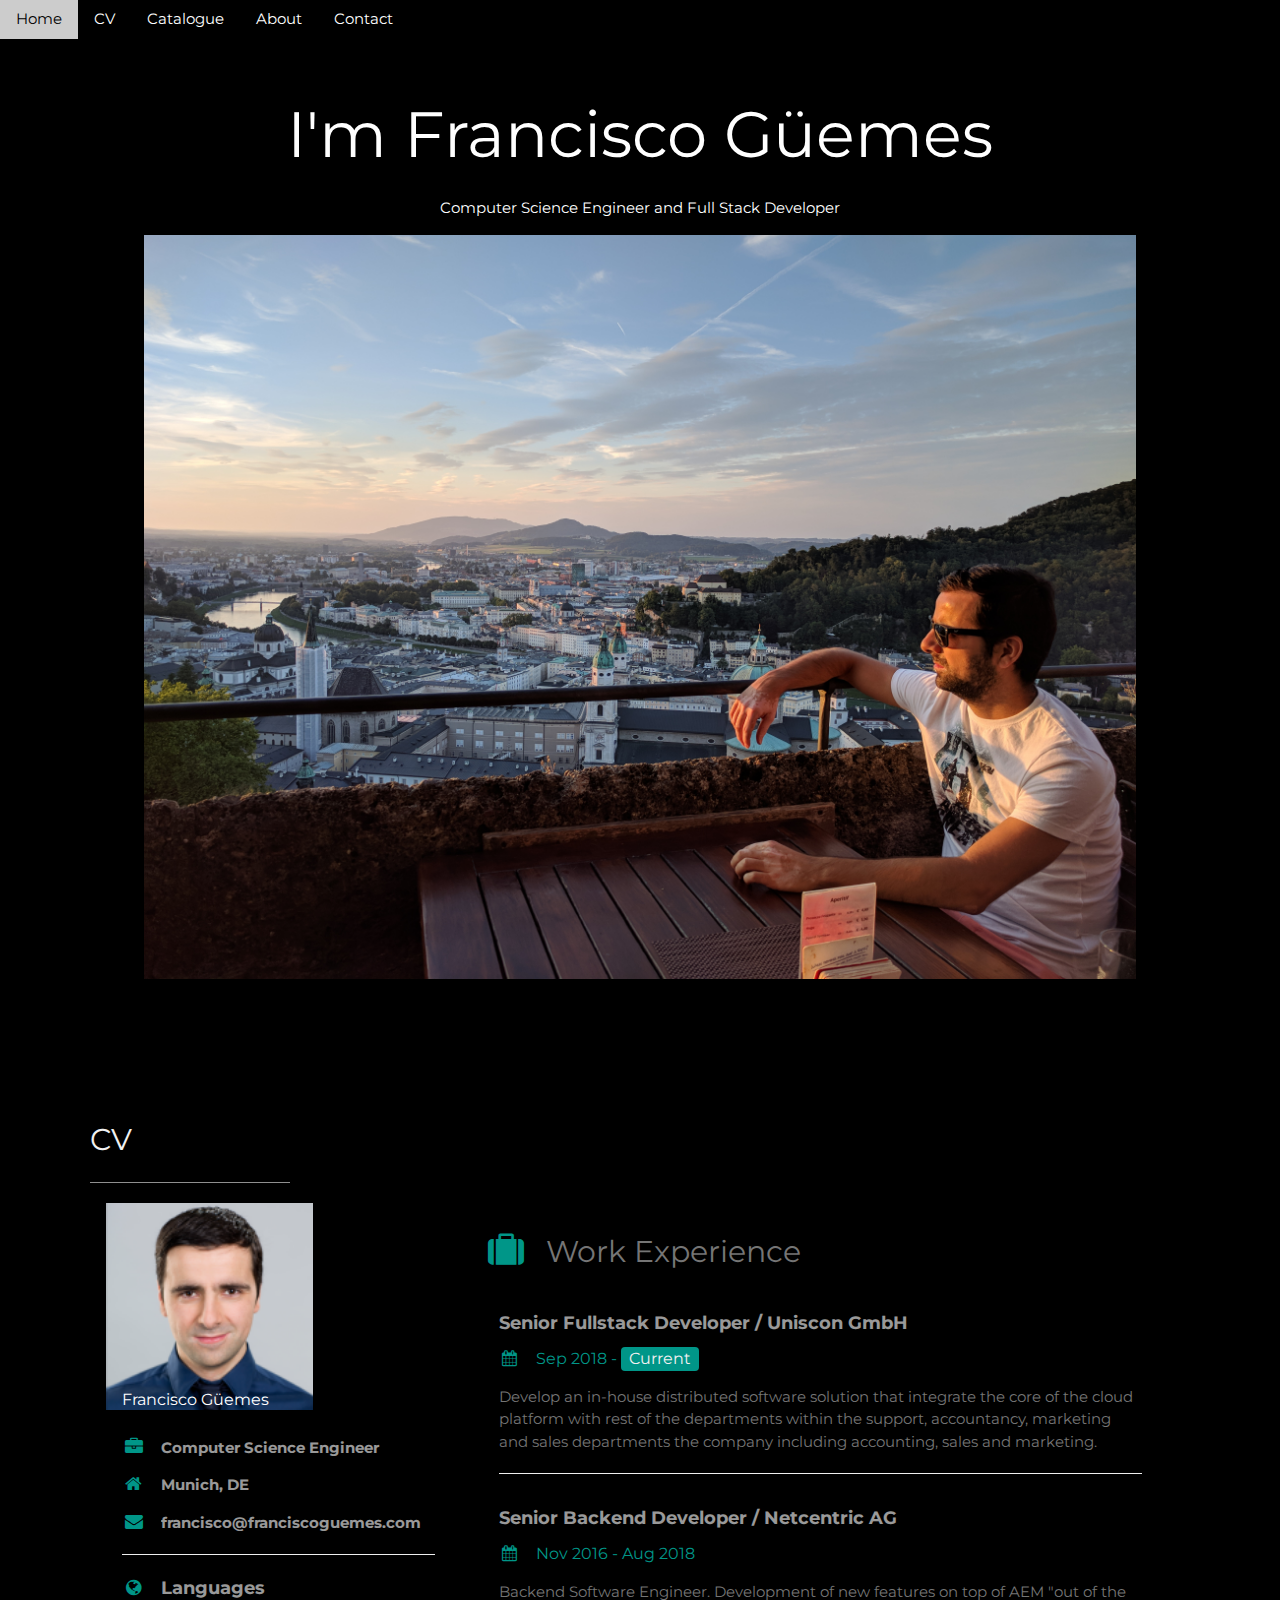
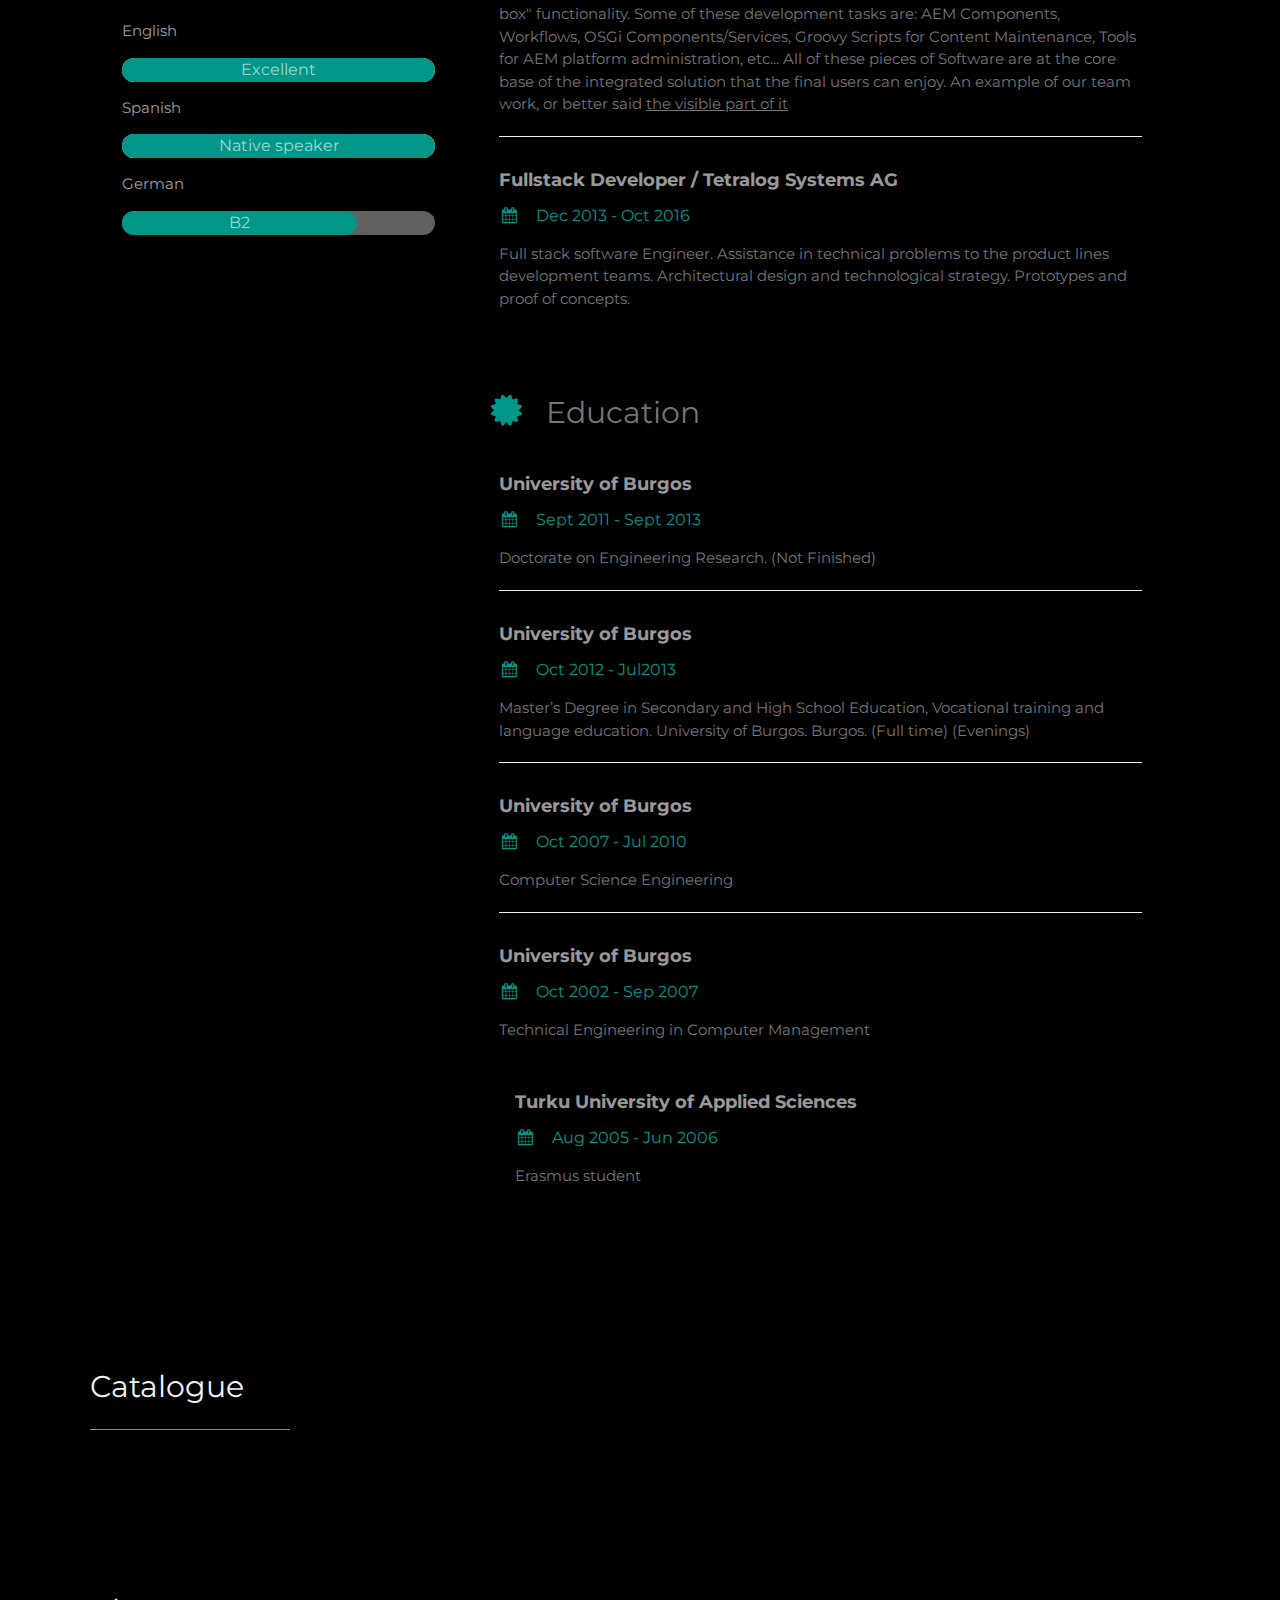
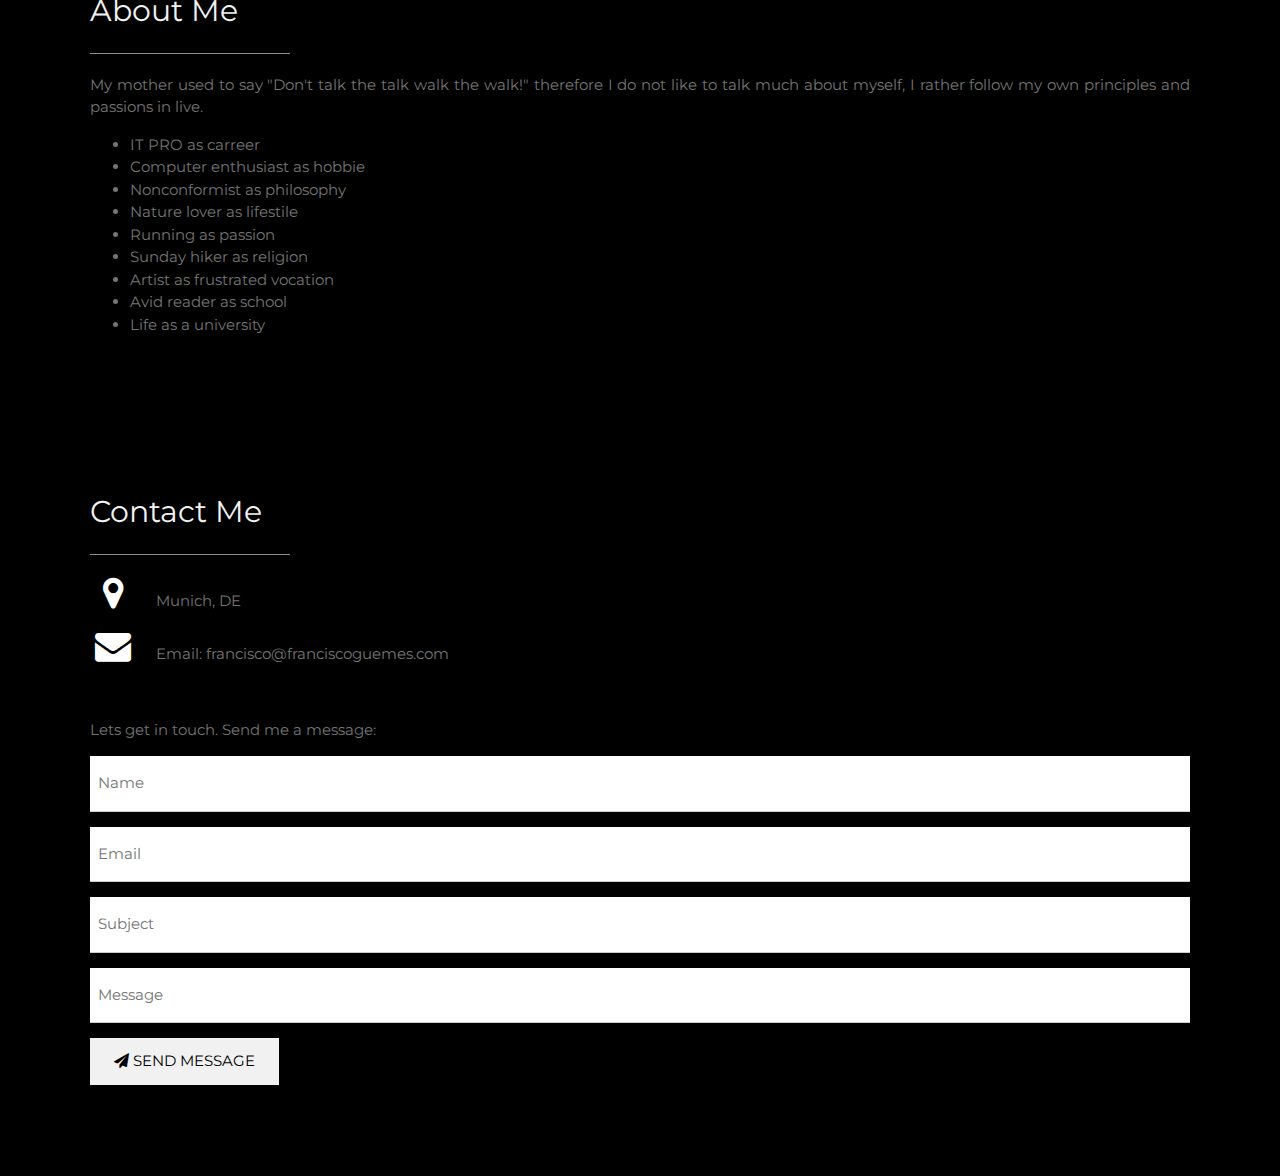
<file: index.html>
<!DOCTYPE html>
<!-- TODO: Delete this comments-->
<!-- Template link: https://www.w3schools.com/w3css/tryw3css_templates_dark_portfolio.htm# -->
<!-- Source code: https://www.w3schools.com/w3css/tryit.asp?filename=tryw3css_templates_dark_portfolio&stacked=h -->
<html>
<title>Francisco Güemes</title>
<meta charset="UTF-8">
<meta name="viewport" content="width=device-width, initial-scale=1">
<link rel="stylesheet" href="./css/flags.css">
<link rel="stylesheet" href="https://www.w3schools.com/w3css/4/w3.css">
<link rel="stylesheet" href="https://fonts.googleapis.com/css?family=Montserrat">
<link rel="stylesheet" href="https://cdnjs.cloudflare.com/ajax/libs/font-awesome/4.7.0/css/font-awesome.min.css">
<style>
body, h1,h2,h3,h4,h5,h6 {font-family: "Montserrat", sans-serif}
.w3-row-padding img {margin-bottom: 12px}
/* Set the width of the sidebar to 120px */
/*.w3-sidebar {width: 120px;background: #222;}*/
/* Add a left margin to the "page content" that matches the width of the sidebar (120px) */
/* #main {margin-left: 120px} */
/* Remove margins from "page content" on small screens */
@media only screen and (max-width: 600px) {/*#main {margin-left: 0}*/}

.w3-content {max-width:1100px;}
</style>
<body class="w3-black">

  <!--See section: Fixed Navigation bar: https://www.w3schools.com/w3css/w3css_navigation.asp-->
  <nav class="w3-top w3-bar w3-black w3-display-container">
    <a href="#home" class="w3-bar-item w3-button w3-hide-small">Home</a>
    <!--TODO: Make the CV section-->
    <a href="#cv" class="w3-bar-item w3-button w3-hide-small">CV</a>
    <!--TODO: Make the Catalogue section-->
    <a href="#catalogue" class="w3-bar-item w3-button w3-hide-small">Catalogue</a>
    <a href="#about" class="w3-bar-item w3-button w3-hide-small">About</a>
    <!--TODO: Make the Contact page-->
    <a href="#contact" class="w3-bar-item w3-button w3-hide-small">Contact</a>

    <!--TODO: Make the flags appear in the right corner-->
    <!-- <a href="https://www.google.es" class="es w3-bar-item w3-button w3-hide-small "></a> -->
    <!-- <a href="https://www.google.com" class="gb w3-bar-item w3-button w3-hide-small "></a> -->
    <!-- <a href="https://www.google.de" class="de w3-bar-item w3-button w3-hide-small "></a> -->

    <a href="javascript:void(0)" class="w3-bar-item w3-button w3-right w3-hide-large w3-hide-medium" onclick="myFunction()">&#9776;</a>
  </nav>

  <!-- TODO: Fix the flag appearing in the center of the menu, not in the right-->
  <!-- <nav id="mobileMenu" class="w3-bar-block w3-black w3-hide w3-hide-large w3-hide-medium w3-display-container">
    <a href="#home" class="w3-bar-item w3-button w3-right-align">Home</a>
    <a href="#about" class="w3-bar-item w3-button w3-right-align">About</a>
    <a href="#" class="w3-bar-item w3-button w3-right-align">CV</a>
    <a href="#" class="w3-bar-item w3-button w3-right-align">Catalogue</a>
    <a href="#contact" class="w3-bar-item w3-button w3-right-align">Contact</a>
    <a href="https://www.google.es" class="w3-bar-item es w3-button w3-right-align"></a>
    <a href="https://www.google.com" class="w3-bar-item gb w3-button w3-right-align"></a>
    <a href="https://www.google.de" class="w3-bar-item de w3-button w3-right-align"></a>
    </div>
  </nav> -->

  <script>
    // function myFunction() {
    //   var x = document.getElementById("mobileMenu");
    //   if (x.className.indexOf("w3-show") == -1) {
    //     x.className += " w3-show";
    //   } else { 
    //     x.className = x.className.replace(" w3-show", "");
    //   }
    // }
  </script>




<!-- Page Content -->
<div class="w3-padding-large" id="main">
  <!-- Header/Home -->
  <header class="w3-container w3-padding-64 w3-center w3-black" id="home">
    <h1 class="w3-jumbo"><span class="w3-hide-small">I'm</span> Francisco Güemes</h1>
    <p>Computer Science Engineer and Full Stack Developer</p>
    <!--TODO: Change the picture-->
    <img src="./images/home/francisco.jpg" alt="boy" class="w3-image" width="992" height="1108">
  </header>

  <!-- CV Section -->
  <div class="w3-padding-64 w3-content" id="cv">
      <h2 class="w3-text-light-grey">CV</h2>
      <hr style="width:200px" class="w3-opacity">

    <!-- The Grid -->
    <div class="w3-row-padding">
  
      <!-- Left Column -->
      <div class="w3-third">
      
        <div class="w3-black w3-card-4">
          <div class="w3-display-container">
            <img src="./images/cv/francisco_jose_guemes_sevilla-150x150.png" style="width:60%"  alt="Avatar">
            <div class="w3-display-bottomleft w3-container w3-text-white">
                <h6>Francisco Güemes</h6>
              </div>
          </div>
          
          <div class="w3-container">
              
            <p><i class="fa fa-briefcase fa-fw w3-margin-right w3-large w3-text-teal"></i><b class="w3-opacity">Computer Science Engineer</b></p>
            <p><i class="fa fa-home fa-fw w3-margin-right w3-large w3-text-teal"></i><b class="w3-opacity">Munich, DE</b></p>
            <p><i class="fa fa-envelope fa-fw w3-margin-right w3-large w3-text-teal"></i><b class="w3-opacity">francisco@franciscoguemes.com</b></p>
            <!-- 
              <p><i class="fa fa-phone fa-fw w3-margin-right w3-large w3-text-teal"></i>Not available</p> 
            -->
            <hr>
  
            <p class="w3-large w3-text-theme"><b><i class="fa fa-globe fa-fw w3-margin-right w3-text-teal"></i></b><b class="w3-opacity">Languages</b></p>
            <p class="w3-opacity">English</p>
            <div class="w3-light-grey w3-round-xlarge">
              <div class="w3-round-xlarge w3-teal" style="height:24px;width:100%">
                  <h6 class="w3-center w3-opacity">Excellent</h6>
              </div>
            </div>
            <p class="w3-opacity">Spanish</p>
            <div class="w3-light-grey w3-round-xlarge">
              <div class="w3-round-xlarge w3-teal" style="height:24px;width:100%">
                <h6 class="w3-center w3-opacity">Native speaker</h6>
              </div>
            </div>
            <p class="w3-opacity">German</p>
            <div class="w3-dark-grey w3-round-xlarge">
              <div class="w3-round-xlarge w3-teal" style="height:24px;width:75%">
                  <h6 class="w3-center w3-opacity">B2</h6>
              </div>
            </div>
            <br>

            <!--Skills subsection-->
            <!--
            <p class="w3-large"><b><i class="fa fa-asterisk fa-fw w3-margin-right w3-text-teal"></i>Skills</b></p>
            <p>Java</p>
            <div class="w3-light-grey w3-round-xlarge w3-small">
              <div class="w3-container w3-center w3-round-xlarge w3-teal" style="width:90%">90%</div>
            </div>
            <p>Javascript</p>
            <div class="w3-light-grey w3-round-xlarge w3-small">
              <div class="w3-container w3-center w3-round-xlarge w3-teal" style="width:80%">
                <div class="w3-center w3-text-white">80%</div>
              </div>
            </div>
            <p>Bash</p>
            <div class="w3-light-grey w3-round-xlarge w3-small">
              <div class="w3-container w3-center w3-round-xlarge w3-teal" style="width:75%">75%</div>
            </div>
            <p>Media</p>
            <div class="w3-light-grey w3-round-xlarge w3-small">
              <div class="w3-container w3-center w3-round-xlarge w3-teal" style="width:50%">50%</div>
            </div>
            <br>
            -->

          </div>
        </div><br>
  
      <!-- End Left Column -->
      </div>
  
      <!-- Right Column -->
      <div class="w3-twothird">

<!-- WORK EXPERIENCE -->

        <div class="w3-container w3-card w3-black w3-margin-bottom">
          <h2 class="w3-text-grey w3-padding-16"><i class="fa fa-suitcase fa-fw w3-margin-right w3-xxlarge w3-text-teal"></i>Work Experience</h2>
          <div class="w3-container">
            <h5 class="w3-opacity"><b>Senior Fullstack Developer / Uniscon GmbH</b></h5>
            <h6 class="w3-text-teal"><i class="fa fa-calendar fa-fw w3-margin-right"></i>Sep 2018 - <span class="w3-tag w3-teal w3-round w3-text-light-grey">Current</span></h6>
            <p class="w3-text-grey">Develop an in-house distributed software solution that integrate the core of the cloud platform with rest of the departments within the support, accountancy, marketing and sales departments the company including accounting, sales and marketing.</p>
            <hr>
          </div>
          <div class="w3-container">
            <h5 class="w3-opacity"><b>Senior Backend Developer / Netcentric AG</b></h5>
            <h6 class="w3-text-teal"><i class="fa fa-calendar fa-fw w3-margin-right"></i>Nov 2016 - Aug 2018</h6>
            <p class="w3-text-grey">Backend Software Engineer. Development of new features on top of AEM "out of the box" functionality. Some of these development tasks are: AEM Components, Workflows, OSGi Components/Services, Groovy Scripts for Content Maintenance, Tools for AEM platform administration, etc... All of these pieces of Software are at the core base of the integrated solution that the final users can enjoy. An example of our team work, or better said <a target="_blank" href="https://www.mercedes-benz.com/en/">the visible part of it</a></p>
            <hr>
          </div>
          <div class="w3-container">
            <h5 class="w3-opacity"><b>Fullstack Developer / Tetralog Systems AG</b></h5>
            <h6 class="w3-text-teal"><i class="fa fa-calendar fa-fw w3-margin-right"></i>Dec 2013 - Oct 2016</h6>
            <p class="w3-text-grey">Full stack software Engineer. Assistance in technical problems to the product lines development teams. Architectural design and technological strategy. Prototypes and proof of concepts.</p><br>
          </div>
        </div>


<!-- EDUCATION -->
  
        <div class="w3-container w3-card w3-black">
          <h2 class="w3-text-grey w3-padding-16"><i class="fa fa-certificate fa-fw w3-margin-right w3-xxlarge w3-text-teal"></i>Education</h2>

          <div class="w3-container">
            <h5 class="w3-opacity"><b>University of Burgos</b></h5>
            <h6 class="w3-text-teal"><i class="fa fa-calendar fa-fw w3-margin-right"></i>Sept 2011 - Sept 2013</h6>
            <p class="w3-text-grey">Doctorate on Engineering Research. (Not Finished)</p>
            <hr>
          </div>

          <div class="w3-container">
            <h5 class="w3-opacity"><b>University of Burgos</b></h5>
            <h6 class="w3-text-teal"><i class="fa fa-calendar fa-fw w3-margin-right"></i>Oct 2012 - Jul2013</h6>
            <p class="w3-text-grey">Master’s Degree in Secondary and High School Education, Vocational training and
              language education. University of Burgos. Burgos. (Full time) (Evenings)</p>
            <hr>
          </div>

          <div class="w3-container">
            <h5 class="w3-opacity"><b>University of Burgos</b></h5>
            <h6 class="w3-text-teal"><i class="fa fa-calendar fa-fw w3-margin-right"></i>Oct 2007 - Jul 2010</h6>
            <p class="w3-text-grey">Computer Science Engineering</p>
            <hr>
          </div>
          
        
          <div class="w3-container">
            <h5 class="w3-opacity"><b>University of Burgos</b></h5>
            <h6 class="w3-text-teal"><i class="fa fa-calendar fa-fw w3-margin-right"></i>Oct 2002 - Sep 2007</h6>
            <p class="w3-text-grey">Technical Engineering in Computer Management</p><br>

            <div class="w3-container">
              <h5 class="w3-opacity"><b>Turku University of Applied Sciences</b></h5>
              <h6 class="w3-text-teal"><i class="fa fa-calendar fa-fw w3-margin-right"></i>Aug 2005 - Jun 2006</h6>
              <p class="w3-text-grey">Erasmus student</p><br>
            </div>

          </div>

        </div>
  
      <!-- End Right Column -->
      </div>
      
    <!-- End Grid -->
    </div>
  </div>
  <!-- End CV Section -->

  <!-- Portfolio Section -->
  <div class="w3-padding-64 w3-content" id="catalogue">
      <h2 class="w3-text-light-grey">Catalogue</h2>
      <hr style="width:200px" class="w3-opacity">
  
      <!-- Grid for photos -->
      <!--
      <div class="w3-row-padding" style="margin:0 -16px">
        <div class="w3-half">
          <img src="./originals/dark_portfolio/w3images/wedding.jpg" style="width:100%">
          <img src="./originals/dark_portfolio/w3images/rocks.jpg" style="width:100%">
          <img src="./originals/dark_portfolio/w3images/sailboat.jpg" style="width:100%">
        </div>
  
        <div class="w3-half">
          <img src="./originals/dark_portfolio/w3images/underwater.jpg" style="width:100%">
          <img src="./originals/dark_portfolio/w3images/chef.jpg" style="width:100%">
          <img src="./originals/dark_portfolio/w3images/wedding.jpg" style="width:100%">
          <img src="./originals/dark_portfolio/w3images/p6.jpg" style="width:100%">
        </div>
      </div>
      -->
      <!-- End photo grid -->
  </div>
  <!-- End Portfolio Section -->

  <!-- About Section -->
  <!-- https://www.thebalancecareers.com/how-to-write-about-me-page-examples-4142367 -->
  <div class="w3-content w3-justify w3-text-grey w3-padding-64" id="about">
      <h2 class="w3-text-light-grey">About Me</h2>
      <hr style="width:200px" class="w3-opacity">
      <p>My mother used to say "Don't talk the talk walk the walk!" therefore I do not like to talk much about myself, I rather follow my own principles and passions in live.
      </p>
      <ul>
        <li>IT PRO as carreer</li>
        <li>Computer enthusiast as hobbie</li>
        <li>Nonconformist as philosophy</li>
        <li>Nature lover as lifestile</li>
        <li>Running as passion</li>
        <li>Sunday hiker as religion</li>
        <li>Artist as frustrated vocation</li>
        <li>Avid reader as school</li>
        <li>Life as a university</li>
      </ul>
    
    <!--
    <h3 class="w3-padding-16 w3-text-light-grey">My Skills</h3>
    <p class="w3-wide">Photography</p>
    <div class="w3-white">
      <div class="w3-dark-grey" style="height:28px;width:95%"></div>
    </div>
    <p class="w3-wide">Web Design</p>
    <div class="w3-white">
      <div class="w3-dark-grey" style="height:28px;width:85%"></div>
    </div>
    <p class="w3-wide">Photoshop</p>
    <div class="w3-white">
      <div class="w3-dark-grey" style="height:28px;width:80%"></div>
    </div><br>
    
    <div class="w3-row w3-center w3-padding-16 w3-section w3-light-grey">
      <div class="w3-quarter w3-section">
        <span class="w3-xlarge">11+</span><br>
        Partners
      </div>
      <div class="w3-quarter w3-section">
        <span class="w3-xlarge">55+</span><br>
        Projects Done
      </div>
      <div class="w3-quarter w3-section">
        <span class="w3-xlarge">89+</span><br>
        Happy Clients
      </div>
      <div class="w3-quarter w3-section">
        <span class="w3-xlarge">150+</span><br>
        Meetings
      </div>
    </div>

    <button class="w3-button w3-light-grey w3-padding-large w3-section">
      <i class="fa fa-download"></i> Download Resume
    </button>
    -->
    
    <!-- Grid for pricing tables -->
    <!--
    <h3 class="w3-padding-16 w3-text-light-grey">My Price</h3>
    <div class="w3-row-padding" style="margin:0 -16px">
      <div class="w3-half w3-margin-bottom">
        <ul class="w3-ul w3-white w3-center w3-opacity w3-hover-opacity-off">
          <li class="w3-dark-grey w3-xlarge w3-padding-32">Basic</li>
          <li class="w3-padding-16">Web Design</li>
          <li class="w3-padding-16">Photography</li>
          <li class="w3-padding-16">5GB Storage</li>
          <li class="w3-padding-16">Mail Support</li>
          <li class="w3-padding-16">
            <h2>$ 10</h2>
            <span class="w3-opacity">per month</span>
          </li>
          <li class="w3-light-grey w3-padding-24">
            <button class="w3-button w3-white w3-padding-large w3-hover-black">Sign Up</button>
          </li>
        </ul>
      </div>

      <div class="w3-half">
        <ul class="w3-ul w3-white w3-center w3-opacity w3-hover-opacity-off">
          <li class="w3-dark-grey w3-xlarge w3-padding-32">Pro</li>
          <li class="w3-padding-16">Web Design</li>
          <li class="w3-padding-16">Photography</li>
          <li class="w3-padding-16">50GB Storage</li>
          <li class="w3-padding-16">Endless Support</li>
          <li class="w3-padding-16">
            <h2>$ 25</h2>
            <span class="w3-opacity">per month</span>
          </li>
          <li class="w3-light-grey w3-padding-24">
            <button class="w3-button w3-white w3-padding-large w3-hover-black">Sign Up</button>
          </li>
        </ul>
      </div>
    </div>
    -->
    <!-- End Grid/Pricing tables -->
    
    <!-- Testimonials -->
    <!--
    <h3 class="w3-padding-24 w3-text-light-grey">My Reputation</h3>  
    <img src="./originals/dark_portfolio/w3images/bandmember.jpg" alt="Avatar" class="w3-left w3-circle w3-margin-right" style="width:80px">
    <p><span class="w3-large w3-margin-right">Chris Fox.</span> CEO at Mighty Schools.</p>
    <p>Jane Doe saved us from a web disaster.</p><br>
    
    <img src="./originals/dark_portfolio/w3images/avatar_g2.jpg" alt="Avatar" class="w3-left w3-circle w3-margin-right" style="width:80px">
    <p><span class="w3-large w3-margin-right">Rebecca Flex.</span> CEO at Company.</p>
    <p>No one is better than Jane Doe.</p>
    -->

  </div>
  <!-- End About Section -->

  <!-- Contact Section -->
  <div class="w3-padding-64 w3-content w3-text-grey" id="contact">
    <h2 class="w3-text-light-grey">Contact Me</h2>
    <hr style="width:200px" class="w3-opacity">

    <div class="w3-section">
      <p><i class="fa fa-map-marker fa-fw w3-text-white w3-xxlarge w3-margin-right"></i> Munich, DE</p>
      <!-- <p><i class="fa fa-phone fa-fw w3-text-white w3-xxlarge w3-margin-right"></i> Phone: +00 151515</p> -->
      <p><i class="fa fa-envelope fa-fw w3-text-white w3-xxlarge w3-margin-right"> </i> Email: francisco@franciscoguemes.com</p>
    </div><br>
    <p>Lets get in touch. Send me a message:</p>

    <form action="/action_page.php" target="_blank">
      <p><input class="w3-input w3-padding-16" type="text" placeholder="Name" required name="Name"></p>
      <p><input class="w3-input w3-padding-16" type="text" placeholder="Email" required name="Email"></p>
      <p><input class="w3-input w3-padding-16" type="text" placeholder="Subject" required name="Subject"></p>
      <p><input class="w3-input w3-padding-16" type="text" placeholder="Message" required name="Message"></p>
      <p>
        <button class="w3-button w3-light-grey w3-padding-large" type="submit">
          <!-- This has to submit the form and send the email to the backen --> 
          <!-- See:  https://stackoverflow.com/questions/5773174/html-button-to-send-email/29975611  -->
          <i class="fa fa-paper-plane"></i> SEND MESSAGE
        </button>
      </p>
    </form>
  
  </div>
  <!-- End Contact Section -->
  
  <!-- Footer -->
  <!--
  <footer class="w3-content w3-padding-64 w3-text-grey w3-xlarge">
    <i class="fa fa-facebook-official w3-hover-opacity"></i>
    <i class="fa fa-instagram w3-hover-opacity"></i>
    <i class="fa fa-snapchat w3-hover-opacity"></i>
    <i class="fa fa-pinterest-p w3-hover-opacity"></i>
    <i class="fa fa-twitter w3-hover-opacity"></i>
    <i class="fa fa-linkedin w3-hover-opacity"></i>
    <p class="w3-medium">Powered by <a href="https://www.w3schools.com/w3css/default.asp" target="_blank" class="w3-hover-text-green">w3.css</a></p>
  </footer>
  -->
  <!-- End footer -->


</div>
<!-- END PAGE CONTENT -->

</body>
</html>
</file>
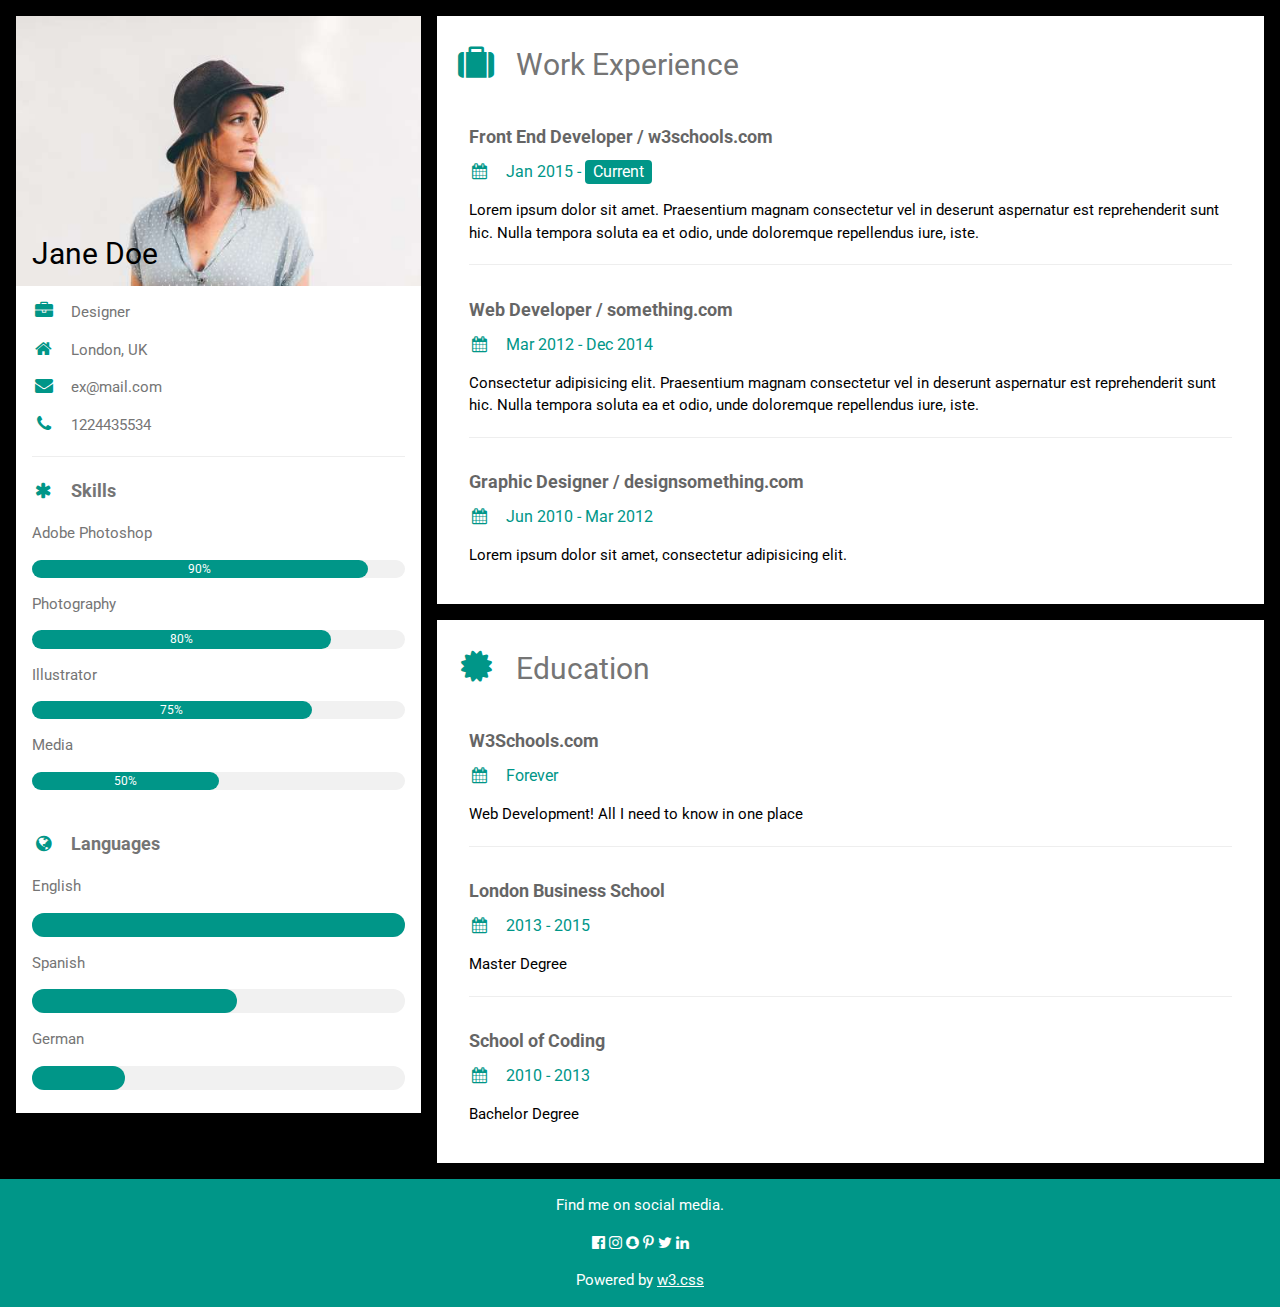
<file: originals/cv/cv.html>
<!DOCTYPE html>
<!-- Template link: https://www.w3schools.com/w3css/tryw3css_templates_cv.htm -->
<!-- Source code: https://www.w3schools.com/w3css/tryit.asp?filename=tryw3css_templates_cv&stacked=h -->
<html>
<title>W3.CSS Template</title>
<meta charset="UTF-8">
<meta name="viewport" content="width=device-width, initial-scale=1">
<link rel="stylesheet" href="https://www.w3schools.com/w3css/4/w3.css">
<link rel='stylesheet' href='https://fonts.googleapis.com/css?family=Roboto'>
<link rel="stylesheet" href="https://cdnjs.cloudflare.com/ajax/libs/font-awesome/4.7.0/css/font-awesome.min.css">
<style>
html,body,h1,h2,h3,h4,h5,h6 {font-family: "Roboto", sans-serif}
</style>
<body class="w3-black">
<!-- <body class="w3-light-grey"> -->

<!-- Page Container -->
<div class="w3-content w3-margin-top" style="max-width:1400px;">

  <!-- The Grid -->
  <div class="w3-row-padding">
  
    <!-- Left Column -->
    <div class="w3-third">
    
      <div class="w3-white w3-text-grey w3-card-4">
        <div class="w3-display-container">
          <img src="avatar_hat.jpg" style="width:100%" alt="Avatar">
          <div class="w3-display-bottomleft w3-container w3-text-black">
            <h2>Jane Doe</h2>
          </div>
        </div>
        <div class="w3-container">
          <p><i class="fa fa-briefcase fa-fw w3-margin-right w3-large w3-text-teal"></i>Designer</p>
          <p><i class="fa fa-home fa-fw w3-margin-right w3-large w3-text-teal"></i>London, UK</p>
          <p><i class="fa fa-envelope fa-fw w3-margin-right w3-large w3-text-teal"></i>ex@mail.com</p>
          <p><i class="fa fa-phone fa-fw w3-margin-right w3-large w3-text-teal"></i>1224435534</p>
          <hr>

          <p class="w3-large"><b><i class="fa fa-asterisk fa-fw w3-margin-right w3-text-teal"></i>Skills</b></p>
          <p>Adobe Photoshop</p>
          <div class="w3-light-grey w3-round-xlarge w3-small">
            <div class="w3-container w3-center w3-round-xlarge w3-teal" style="width:90%">90%</div>
          </div>
          <p>Photography</p>
          <div class="w3-light-grey w3-round-xlarge w3-small">
            <div class="w3-container w3-center w3-round-xlarge w3-teal" style="width:80%">
              <div class="w3-center w3-text-white">80%</div>
            </div>
          </div>
          <p>Illustrator</p>
          <div class="w3-light-grey w3-round-xlarge w3-small">
            <div class="w3-container w3-center w3-round-xlarge w3-teal" style="width:75%">75%</div>
          </div>
          <p>Media</p>
          <div class="w3-light-grey w3-round-xlarge w3-small">
            <div class="w3-container w3-center w3-round-xlarge w3-teal" style="width:50%">50%</div>
          </div>
          <br>

          <p class="w3-large w3-text-theme"><b><i class="fa fa-globe fa-fw w3-margin-right w3-text-teal"></i>Languages</b></p>
          <p>English</p>
          <div class="w3-light-grey w3-round-xlarge">
            <div class="w3-round-xlarge w3-teal" style="height:24px;width:100%"></div>
          </div>
          <p>Spanish</p>
          <div class="w3-light-grey w3-round-xlarge">
            <div class="w3-round-xlarge w3-teal" style="height:24px;width:55%"></div>
          </div>
          <p>German</p>
          <div class="w3-light-grey w3-round-xlarge">
            <div class="w3-round-xlarge w3-teal" style="height:24px;width:25%"></div>
          </div>
          <br>
        </div>
      </div><br>

    <!-- End Left Column -->
    </div>

    <!-- Right Column -->
    <div class="w3-twothird">
    	
      <div class="w3-container w3-card w3-white w3-margin-bottom">
        <h2 class="w3-text-grey w3-padding-16"><i class="fa fa-suitcase fa-fw w3-margin-right w3-xxlarge w3-text-teal"></i>Work Experience</h2>
        <div class="w3-container">
          <h5 class="w3-opacity"><b>Front End Developer / w3schools.com</b></h5>
          <h6 class="w3-text-teal"><i class="fa fa-calendar fa-fw w3-margin-right"></i>Jan 2015 - <span class="w3-tag w3-teal w3-round">Current</span></h6>
          <p>Lorem ipsum dolor sit amet. Praesentium magnam consectetur vel in deserunt aspernatur est reprehenderit sunt hic. Nulla tempora soluta ea et odio, unde doloremque repellendus iure, iste.</p>
          <hr>
        </div>
        <div class="w3-container">
          <h5 class="w3-opacity"><b>Web Developer / something.com</b></h5>
          <h6 class="w3-text-teal"><i class="fa fa-calendar fa-fw w3-margin-right"></i>Mar 2012 - Dec 2014</h6>
          <p>Consectetur adipisicing elit. Praesentium magnam consectetur vel in deserunt aspernatur est reprehenderit sunt hic. Nulla tempora soluta ea et odio, unde doloremque repellendus iure, iste.</p>
          <hr>
        </div>
        <div class="w3-container">
          <h5 class="w3-opacity"><b>Graphic Designer / designsomething.com</b></h5>
          <h6 class="w3-text-teal"><i class="fa fa-calendar fa-fw w3-margin-right"></i>Jun 2010 - Mar 2012</h6>
          <p>Lorem ipsum dolor sit amet, consectetur adipisicing elit. </p><br>
        </div>
      </div>

      <div class="w3-container w3-card w3-white">
        <h2 class="w3-text-grey w3-padding-16"><i class="fa fa-certificate fa-fw w3-margin-right w3-xxlarge w3-text-teal"></i>Education</h2>
        <div class="w3-container">
          <h5 class="w3-opacity"><b>W3Schools.com</b></h5>
          <h6 class="w3-text-teal"><i class="fa fa-calendar fa-fw w3-margin-right"></i>Forever</h6>
          <p>Web Development! All I need to know in one place</p>
          <hr>
        </div>
        <div class="w3-container">
          <h5 class="w3-opacity"><b>London Business School</b></h5>
          <h6 class="w3-text-teal"><i class="fa fa-calendar fa-fw w3-margin-right"></i>2013 - 2015</h6>
          <p>Master Degree</p>
          <hr>
        </div>
        <div class="w3-container">
          <h5 class="w3-opacity"><b>School of Coding</b></h5>
          <h6 class="w3-text-teal"><i class="fa fa-calendar fa-fw w3-margin-right"></i>2010 - 2013</h6>
          <p>Bachelor Degree</p><br>
        </div>
      </div>

    <!-- End Right Column -->
    </div>
    
  <!-- End Grid -->
  </div>
  
  <!-- End Page Container -->
</div>

<footer class="w3-container w3-teal w3-center w3-margin-top">
  <p>Find me on social media.</p>
  <i class="fa fa-facebook-official w3-hover-opacity"></i>
  <i class="fa fa-instagram w3-hover-opacity"></i>
  <i class="fa fa-snapchat w3-hover-opacity"></i>
  <i class="fa fa-pinterest-p w3-hover-opacity"></i>
  <i class="fa fa-twitter w3-hover-opacity"></i>
  <i class="fa fa-linkedin w3-hover-opacity"></i>
  <p>Powered by <a href="https://www.w3schools.com/w3css/default.asp" target="_blank">w3.css</a></p>
</footer>

</body>
</html>
</file>
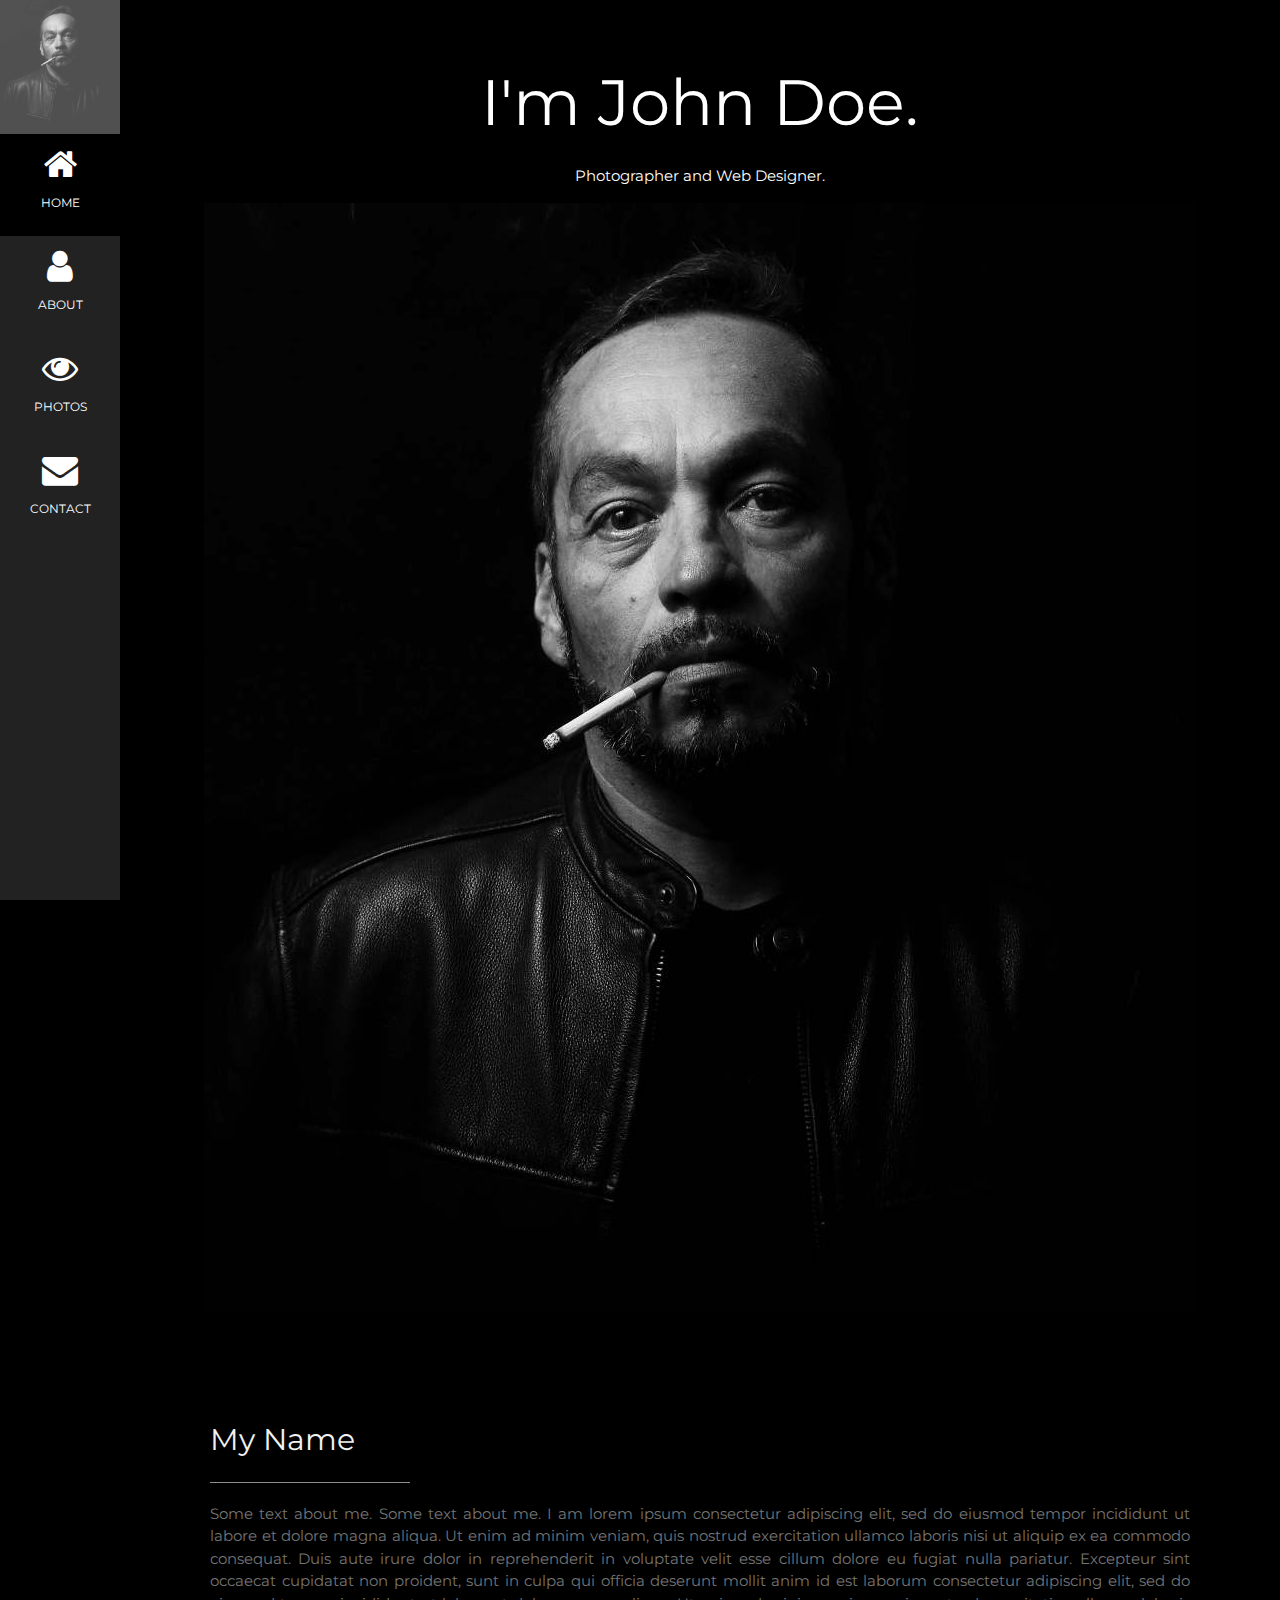
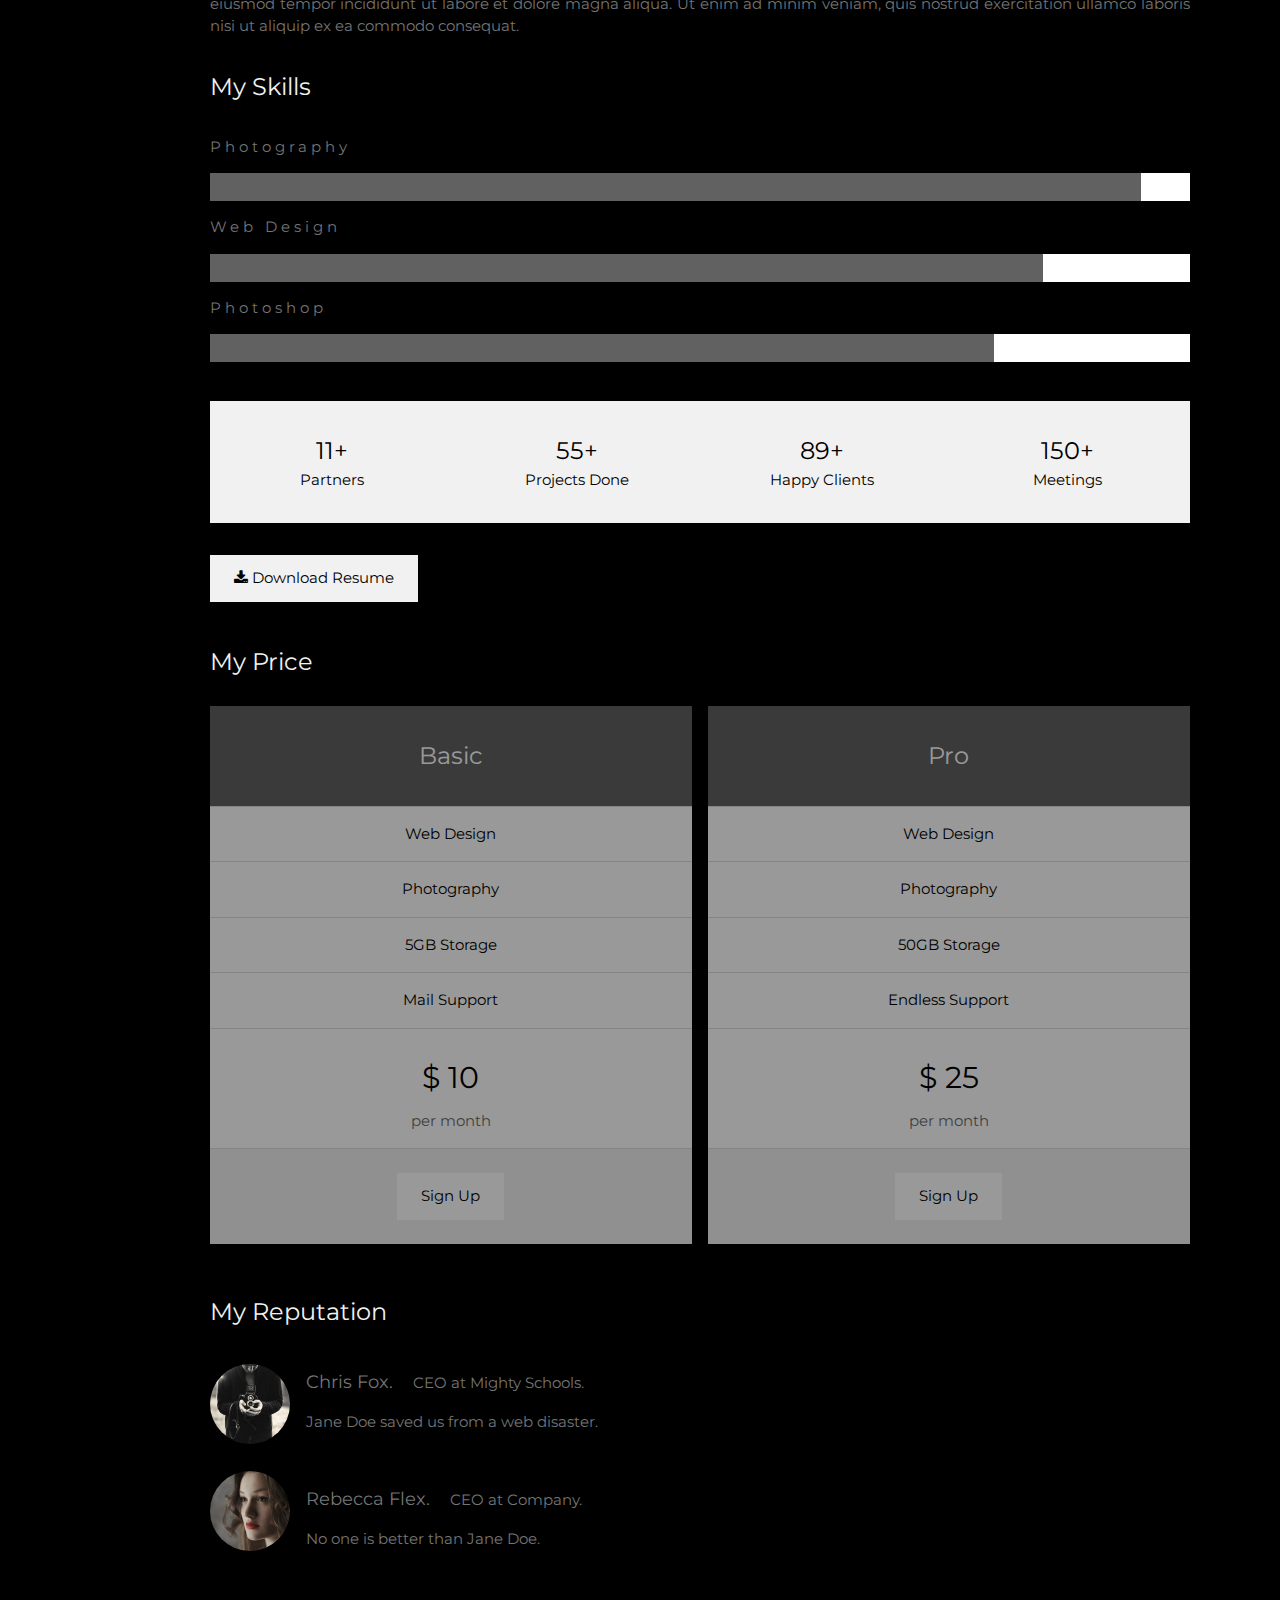
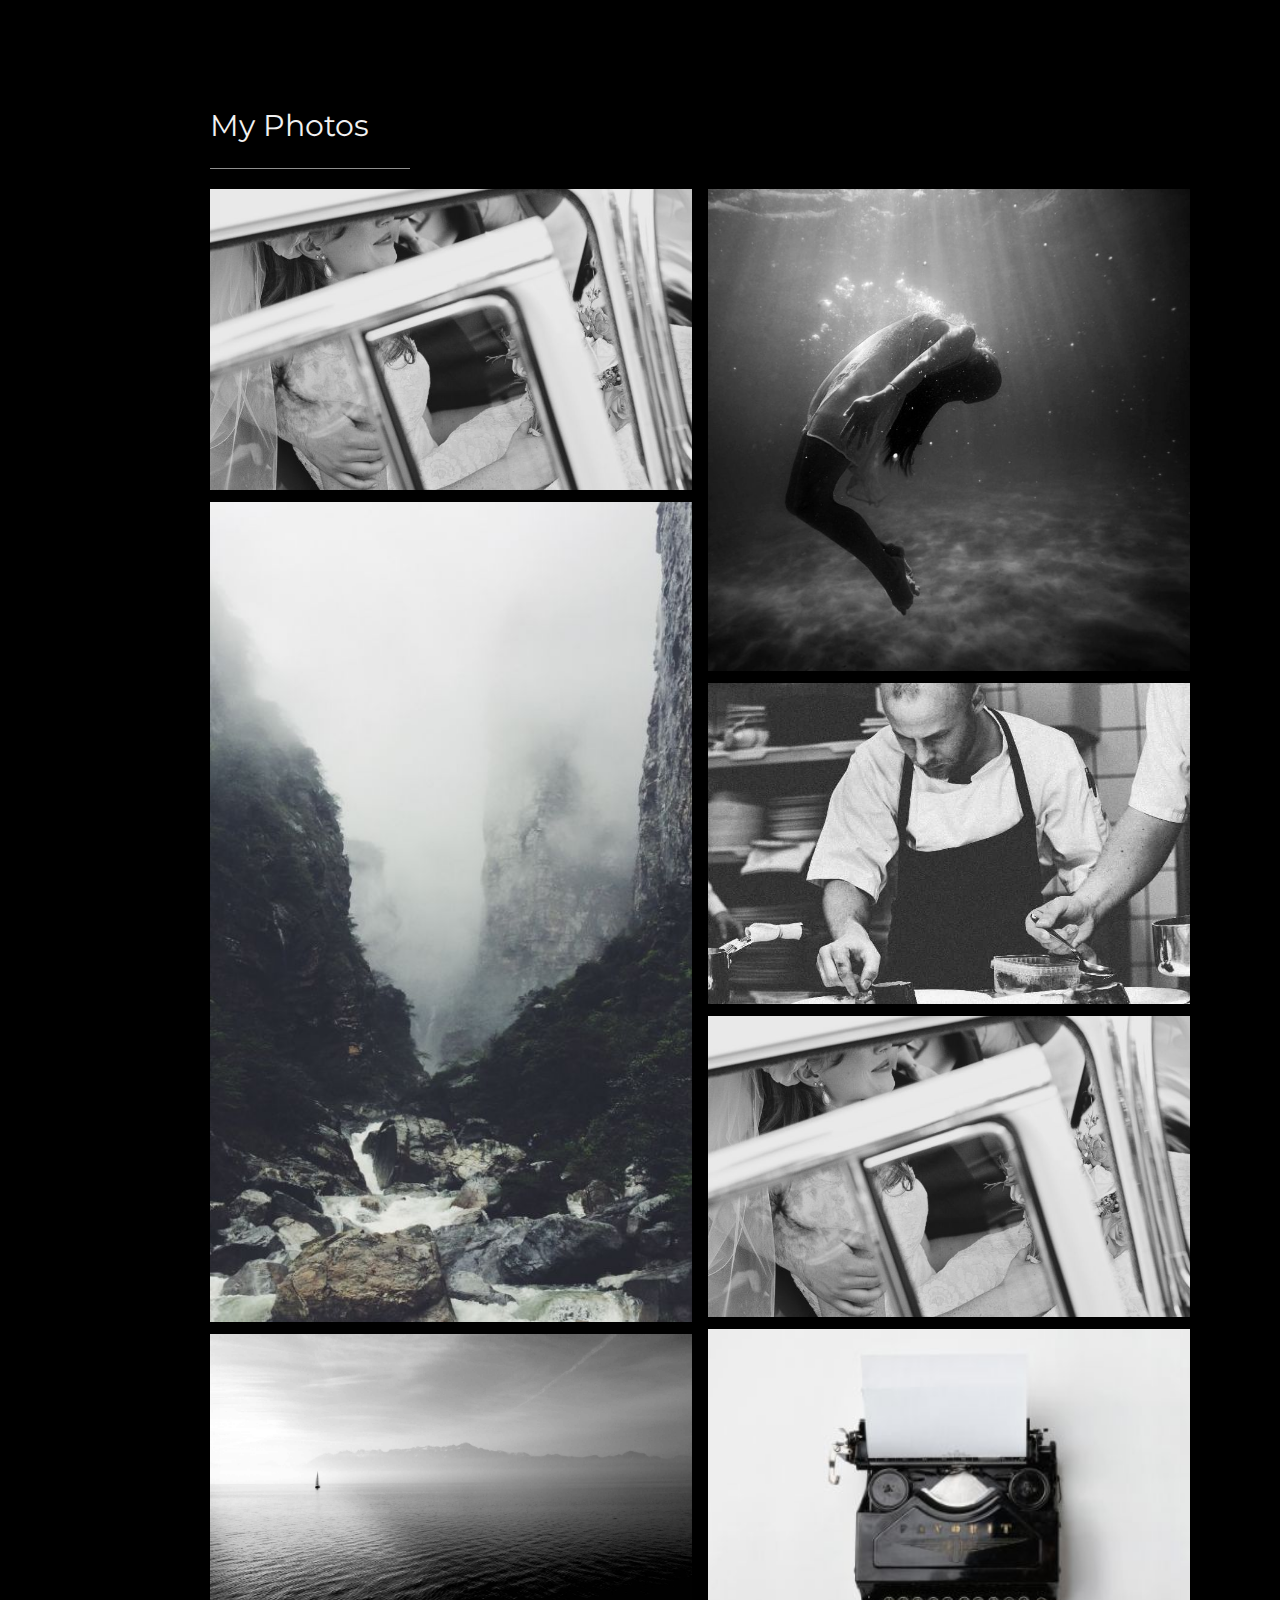
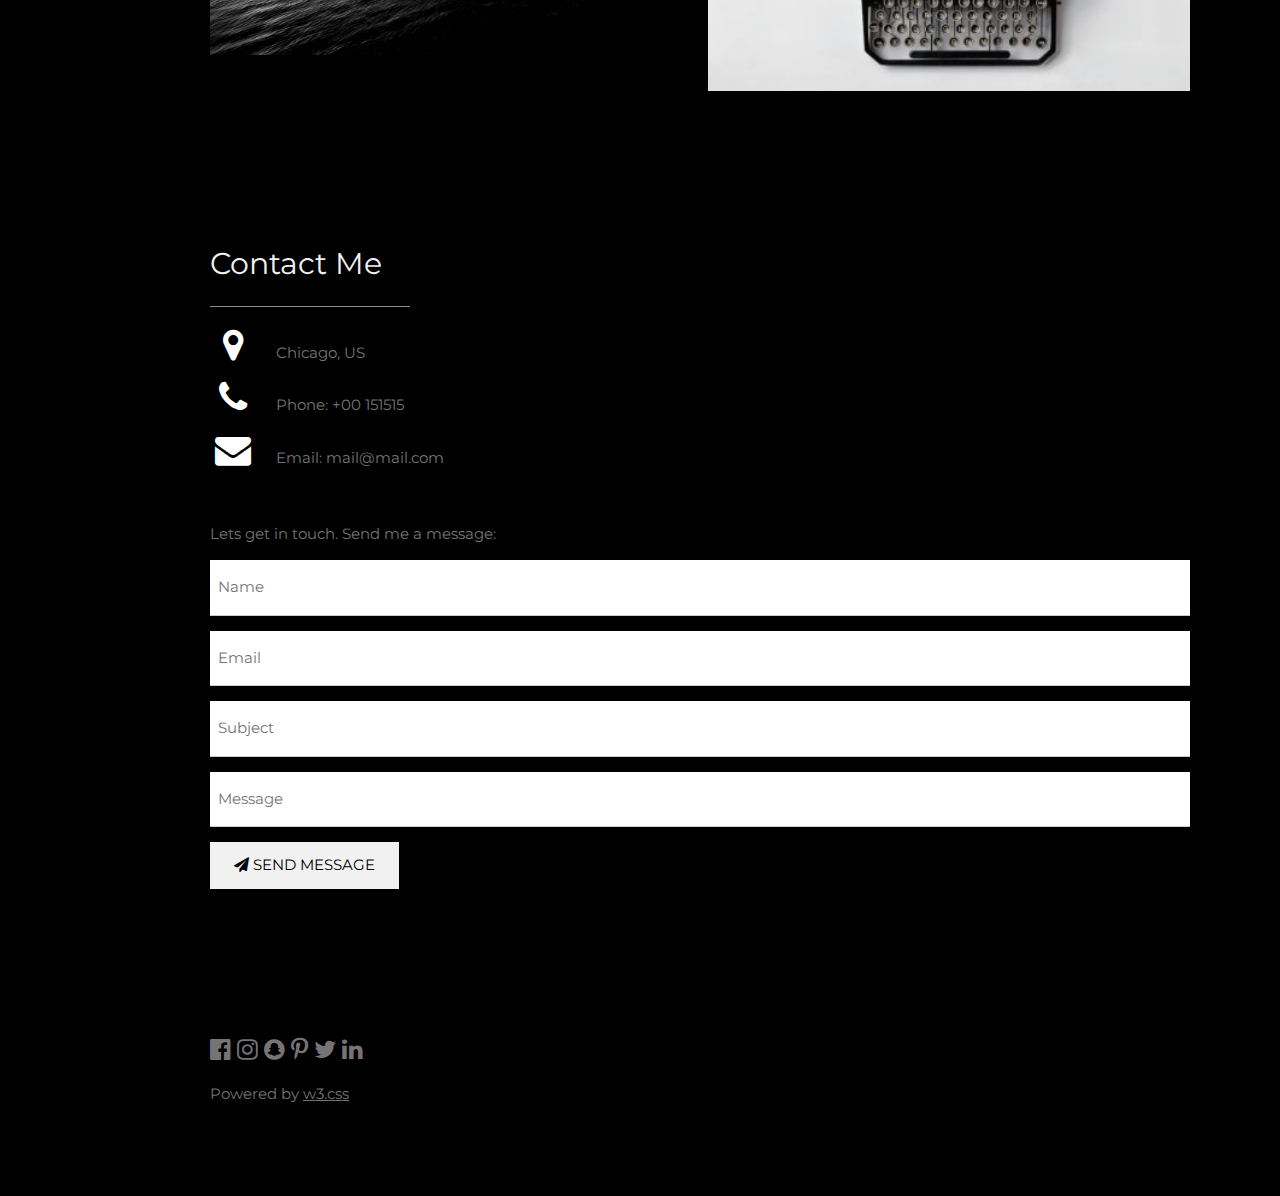
<file: originals/dark_portfolio/dark_portfolio.html>
<!DOCTYPE html>
<!-- Template link: https://www.w3schools.com/w3css/tryw3css_templates_dark_portfolio.htm# -->
<!-- Source code: https://www.w3schools.com/w3css/tryit.asp?filename=tryw3css_templates_dark_portfolio&stacked=h -->
<html>
<title>W3.CSS Template</title>
<meta charset="UTF-8">
<meta name="viewport" content="width=device-width, initial-scale=1">
<link rel="stylesheet" href="https://www.w3schools.com/w3css/4/w3.css">
<link rel="stylesheet" href="https://fonts.googleapis.com/css?family=Montserrat">
<link rel="stylesheet" href="https://cdnjs.cloudflare.com/ajax/libs/font-awesome/4.7.0/css/font-awesome.min.css">
<style>
body, h1,h2,h3,h4,h5,h6 {font-family: "Montserrat", sans-serif}
.w3-row-padding img {margin-bottom: 12px}
/* Set the width of the sidebar to 120px */
.w3-sidebar {width: 120px;background: #222;}
/* Add a left margin to the "page content" that matches the width of the sidebar (120px) */
#main {margin-left: 120px}
/* Remove margins from "page content" on small screens */
@media only screen and (max-width: 600px) {#main {margin-left: 0}}
</style>
<body class="w3-black">

<!-- Icon Bar (Sidebar - hidden on small screens) -->
<nav class="w3-sidebar w3-bar-block w3-small w3-hide-small w3-center">
  <!-- Avatar image in top left corner -->
  <img src="./w3images/avatar_smoke.jpg" style="width:100%">
  <a href="#" class="w3-bar-item w3-button w3-padding-large w3-black">
    <i class="fa fa-home w3-xxlarge"></i>
    <p>HOME</p>
  </a>
  <a href="#about" class="w3-bar-item w3-button w3-padding-large w3-hover-black">
    <i class="fa fa-user w3-xxlarge"></i>
    <p>ABOUT</p>
  </a>
  <a href="#photos" class="w3-bar-item w3-button w3-padding-large w3-hover-black">
    <i class="fa fa-eye w3-xxlarge"></i>
    <p>PHOTOS</p>
  </a>
  <a href="#contact" class="w3-bar-item w3-button w3-padding-large w3-hover-black">
    <i class="fa fa-envelope w3-xxlarge"></i>
    <p>CONTACT</p>
  </a>
</nav>

<!-- Navbar on small screens (Hidden on medium and large screens) -->
<div class="w3-top w3-hide-large w3-hide-medium" id="myNavbar">
  <div class="w3-bar w3-black w3-opacity w3-hover-opacity-off w3-center w3-small">
    <a href="#" class="w3-bar-item w3-button" style="width:25% !important">HOME</a>
    <a href="#about" class="w3-bar-item w3-button" style="width:25% !important">ABOUT</a>
    <a href="#photos" class="w3-bar-item w3-button" style="width:25% !important">PHOTOS</a>
    <a href="#contact" class="w3-bar-item w3-button" style="width:25% !important">CONTACT</a>
  </div>
</div>

<!-- Page Content -->
<div class="w3-padding-large" id="main">
  <!-- Header/Home -->
  <header class="w3-container w3-padding-32 w3-center w3-black" id="home">
    <h1 class="w3-jumbo"><span class="w3-hide-small">I'm</span> John Doe.</h1>
    <p>Photographer and Web Designer.</p>
    <img src="./w3images/man_smoke.jpg" alt="boy" class="w3-image" width="992" height="1108">
  </header>

  <!-- About Section -->
  <div class="w3-content w3-justify w3-text-grey w3-padding-64" id="about">
    <h2 class="w3-text-light-grey">My Name</h2>
    <hr style="width:200px" class="w3-opacity">
    <p>Some text about me. Some text about me. I am lorem ipsum consectetur adipiscing elit, sed do eiusmod tempor incididunt ut labore et dolore magna aliqua. Ut enim ad minim veniam, quis nostrud exercitation ullamco laboris nisi ut aliquip
      ex ea commodo consequat. Duis aute irure dolor in reprehenderit in voluptate velit esse cillum dolore eu fugiat nulla pariatur. Excepteur sint occaecat cupidatat non proident, sunt in culpa qui officia deserunt mollit anim id est laborum consectetur
      adipiscing elit, sed do eiusmod tempor incididunt ut labore et dolore magna aliqua. Ut enim ad minim veniam, quis nostrud exercitation ullamco laboris nisi ut aliquip ex ea commodo consequat.
    </p>
    <h3 class="w3-padding-16 w3-text-light-grey">My Skills</h3>
    <p class="w3-wide">Photography</p>
    <div class="w3-white">
      <div class="w3-dark-grey" style="height:28px;width:95%"></div>
    </div>
    <p class="w3-wide">Web Design</p>
    <div class="w3-white">
      <div class="w3-dark-grey" style="height:28px;width:85%"></div>
    </div>
    <p class="w3-wide">Photoshop</p>
    <div class="w3-white">
      <div class="w3-dark-grey" style="height:28px;width:80%"></div>
    </div><br>
    
    <div class="w3-row w3-center w3-padding-16 w3-section w3-light-grey">
      <div class="w3-quarter w3-section">
        <span class="w3-xlarge">11+</span><br>
        Partners
      </div>
      <div class="w3-quarter w3-section">
        <span class="w3-xlarge">55+</span><br>
        Projects Done
      </div>
      <div class="w3-quarter w3-section">
        <span class="w3-xlarge">89+</span><br>
        Happy Clients
      </div>
      <div class="w3-quarter w3-section">
        <span class="w3-xlarge">150+</span><br>
        Meetings
      </div>
    </div>

    <button class="w3-button w3-light-grey w3-padding-large w3-section">
      <i class="fa fa-download"></i> Download Resume
    </button>
    
    <!-- Grid for pricing tables -->
    <h3 class="w3-padding-16 w3-text-light-grey">My Price</h3>
    <div class="w3-row-padding" style="margin:0 -16px">
      <div class="w3-half w3-margin-bottom">
        <ul class="w3-ul w3-white w3-center w3-opacity w3-hover-opacity-off">
          <li class="w3-dark-grey w3-xlarge w3-padding-32">Basic</li>
          <li class="w3-padding-16">Web Design</li>
          <li class="w3-padding-16">Photography</li>
          <li class="w3-padding-16">5GB Storage</li>
          <li class="w3-padding-16">Mail Support</li>
          <li class="w3-padding-16">
            <h2>$ 10</h2>
            <span class="w3-opacity">per month</span>
          </li>
          <li class="w3-light-grey w3-padding-24">
            <button class="w3-button w3-white w3-padding-large w3-hover-black">Sign Up</button>
          </li>
        </ul>
      </div>

      <div class="w3-half">
        <ul class="w3-ul w3-white w3-center w3-opacity w3-hover-opacity-off">
          <li class="w3-dark-grey w3-xlarge w3-padding-32">Pro</li>
          <li class="w3-padding-16">Web Design</li>
          <li class="w3-padding-16">Photography</li>
          <li class="w3-padding-16">50GB Storage</li>
          <li class="w3-padding-16">Endless Support</li>
          <li class="w3-padding-16">
            <h2>$ 25</h2>
            <span class="w3-opacity">per month</span>
          </li>
          <li class="w3-light-grey w3-padding-24">
            <button class="w3-button w3-white w3-padding-large w3-hover-black">Sign Up</button>
          </li>
        </ul>
      </div>
    <!-- End Grid/Pricing tables -->
    </div>
    
    <!-- Testimonials -->
    <h3 class="w3-padding-24 w3-text-light-grey">My Reputation</h3>  
    <img src="./w3images/bandmember.jpg" alt="Avatar" class="w3-left w3-circle w3-margin-right" style="width:80px">
    <p><span class="w3-large w3-margin-right">Chris Fox.</span> CEO at Mighty Schools.</p>
    <p>Jane Doe saved us from a web disaster.</p><br>
    
    <img src="./w3images/avatar_g2.jpg" alt="Avatar" class="w3-left w3-circle w3-margin-right" style="width:80px">
    <p><span class="w3-large w3-margin-right">Rebecca Flex.</span> CEO at Company.</p>
    <p>No one is better than Jane Doe.</p>
  <!-- End About Section -->
  </div>
  
  <!-- Portfolio Section -->
  <div class="w3-padding-64 w3-content" id="photos">
    <h2 class="w3-text-light-grey">My Photos</h2>
    <hr style="width:200px" class="w3-opacity">

    <!-- Grid for photos -->
    <div class="w3-row-padding" style="margin:0 -16px">
      <div class="w3-half">
        <img src="./w3images/wedding.jpg" style="width:100%">
        <img src="./w3images/rocks.jpg" style="width:100%">
        <img src="./w3images/sailboat.jpg" style="width:100%">
      </div>

      <div class="w3-half">
        <img src="./w3images/underwater.jpg" style="width:100%">
        <img src="./w3images/chef.jpg" style="width:100%">
        <img src="./w3images/wedding.jpg" style="width:100%">
        <img src="./w3images/p6.jpg" style="width:100%">
      </div>
    <!-- End photo grid -->
    </div>
  <!-- End Portfolio Section -->
  </div>

  <!-- Contact Section -->
  <div class="w3-padding-64 w3-content w3-text-grey" id="contact">
    <h2 class="w3-text-light-grey">Contact Me</h2>
    <hr style="width:200px" class="w3-opacity">

    <div class="w3-section">
      <p><i class="fa fa-map-marker fa-fw w3-text-white w3-xxlarge w3-margin-right"></i> Chicago, US</p>
      <p><i class="fa fa-phone fa-fw w3-text-white w3-xxlarge w3-margin-right"></i> Phone: +00 151515</p>
      <p><i class="fa fa-envelope fa-fw w3-text-white w3-xxlarge w3-margin-right"> </i> Email: mail@mail.com</p>
    </div><br>
    <p>Lets get in touch. Send me a message:</p>

    <form action="/action_page.php" target="_blank">
      <p><input class="w3-input w3-padding-16" type="text" placeholder="Name" required name="Name"></p>
      <p><input class="w3-input w3-padding-16" type="text" placeholder="Email" required name="Email"></p>
      <p><input class="w3-input w3-padding-16" type="text" placeholder="Subject" required name="Subject"></p>
      <p><input class="w3-input w3-padding-16" type="text" placeholder="Message" required name="Message"></p>
      <p>
        <button class="w3-button w3-light-grey w3-padding-large" type="submit">
          <i class="fa fa-paper-plane"></i> SEND MESSAGE
        </button>
      </p>
    </form>
  <!-- End Contact Section -->
  </div>
  
    <!-- Footer -->
  <footer class="w3-content w3-padding-64 w3-text-grey w3-xlarge">
    <i class="fa fa-facebook-official w3-hover-opacity"></i>
    <i class="fa fa-instagram w3-hover-opacity"></i>
    <i class="fa fa-snapchat w3-hover-opacity"></i>
    <i class="fa fa-pinterest-p w3-hover-opacity"></i>
    <i class="fa fa-twitter w3-hover-opacity"></i>
    <i class="fa fa-linkedin w3-hover-opacity"></i>
    <p class="w3-medium">Powered by <a href="https://www.w3schools.com/w3css/default.asp" target="_blank" class="w3-hover-text-green">w3.css</a></p>
  <!-- End footer -->
  </footer>

<!-- END PAGE CONTENT -->
</div>

</body>
</html>
</file>
<file: css/flags.css>
/* spain */
.es {
    display: block;
    background: url('[data-uri]');
    width: 36.02px;
    height: 36px;
    background-size: 100% 100%;
    
    /*
     width: 150%;
    height: 100%;
    background-size: 100% 100%;
    */
}


/* Applied for the flags in the menu mobile bar only */
#mobileMenu .es, #mobileMenu .gb, #mobileMenu .de {
    width: 0%;
    margin-top: 5px;
    margin-bottom: 5px
}


/*
.logo {
    display: block;
    text-indent: -9999px;
    width: 100px;
    height: 82px;
    background: url(kiwi.svg);
    background-size: 100px 82px;
  }
*/

/* united_kingdom */
.gb {
    display: block;
    background: url('[data-uri]');
    width: 36.02px;
    height: 36px;
    background-size: 100% 100%;
    /*
    width: 200%;
    height: 100%;
    background-size: 100% 100%;
    */
}

/* germany */
.de {
    display: block;
    background: url('[data-uri]');
    width: 36.02px;
    height: 36px;
    background-size: 100% 100%;
    /*
    width: 166.66666666667%;
    height: 100%;
    background-size: 100% 100%;
    */
}
</file>
